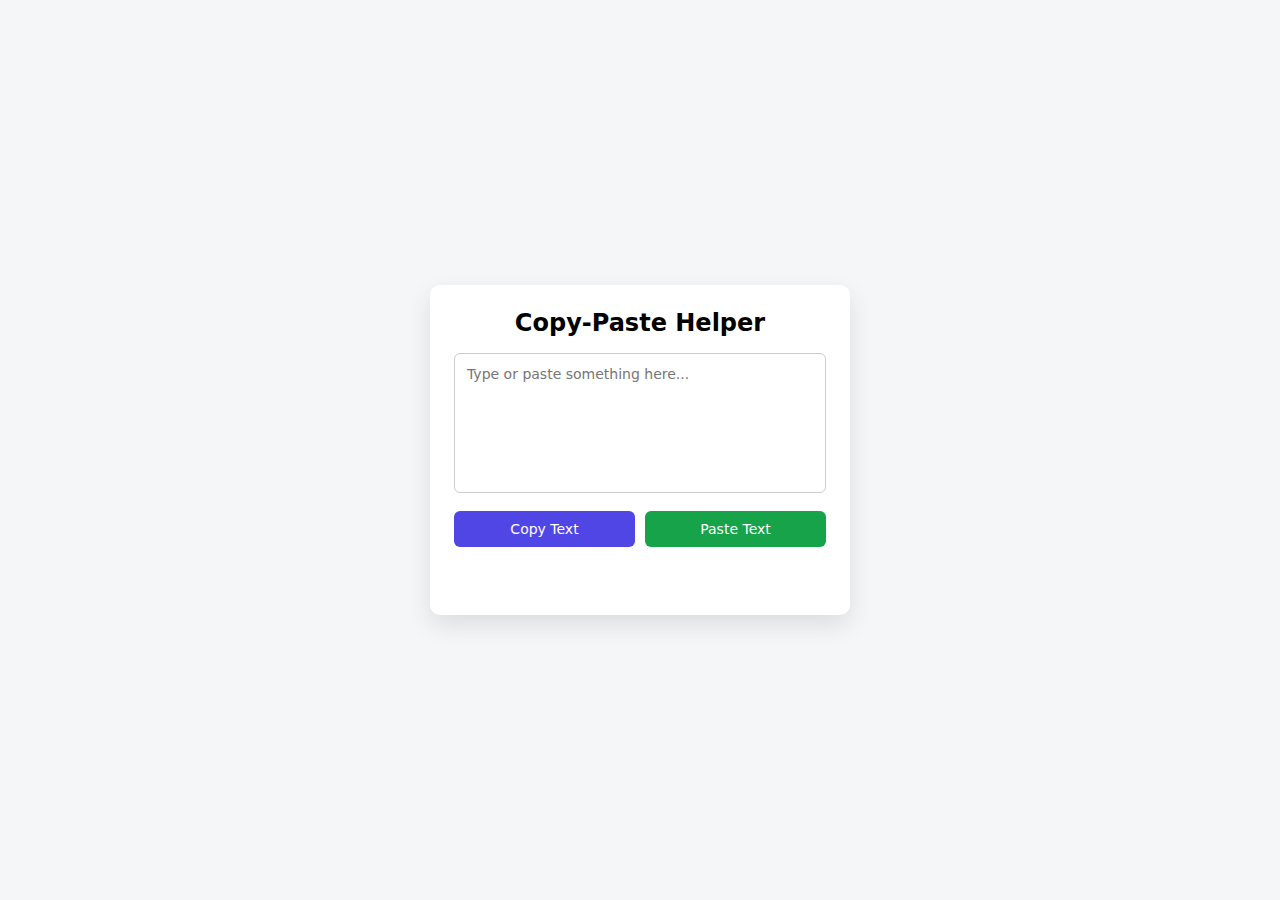
<file: Copy-Paste Helper (Clipboard API)/index.html>
<!DOCTYPE html>
<html lang="en">
<head>
  <meta charset="UTF-8">
  <title>Copy Paste Helper</title>
  <link rel="stylesheet" href="style.css">
</head>
<body>

  <div class="container">
    <h2>Copy-Paste Helper</h2>

    <textarea id="text" placeholder="Type or paste something here..."></textarea>

    <div class="btn-group">
      <button id="copyBtn">Copy Text</button>
      <button id="pasteBtn">Paste Text</button>
    </div>

    <p id="status"> </p>
  </div>
  <script src="script.js"></script>
</body>
</html>
</file>
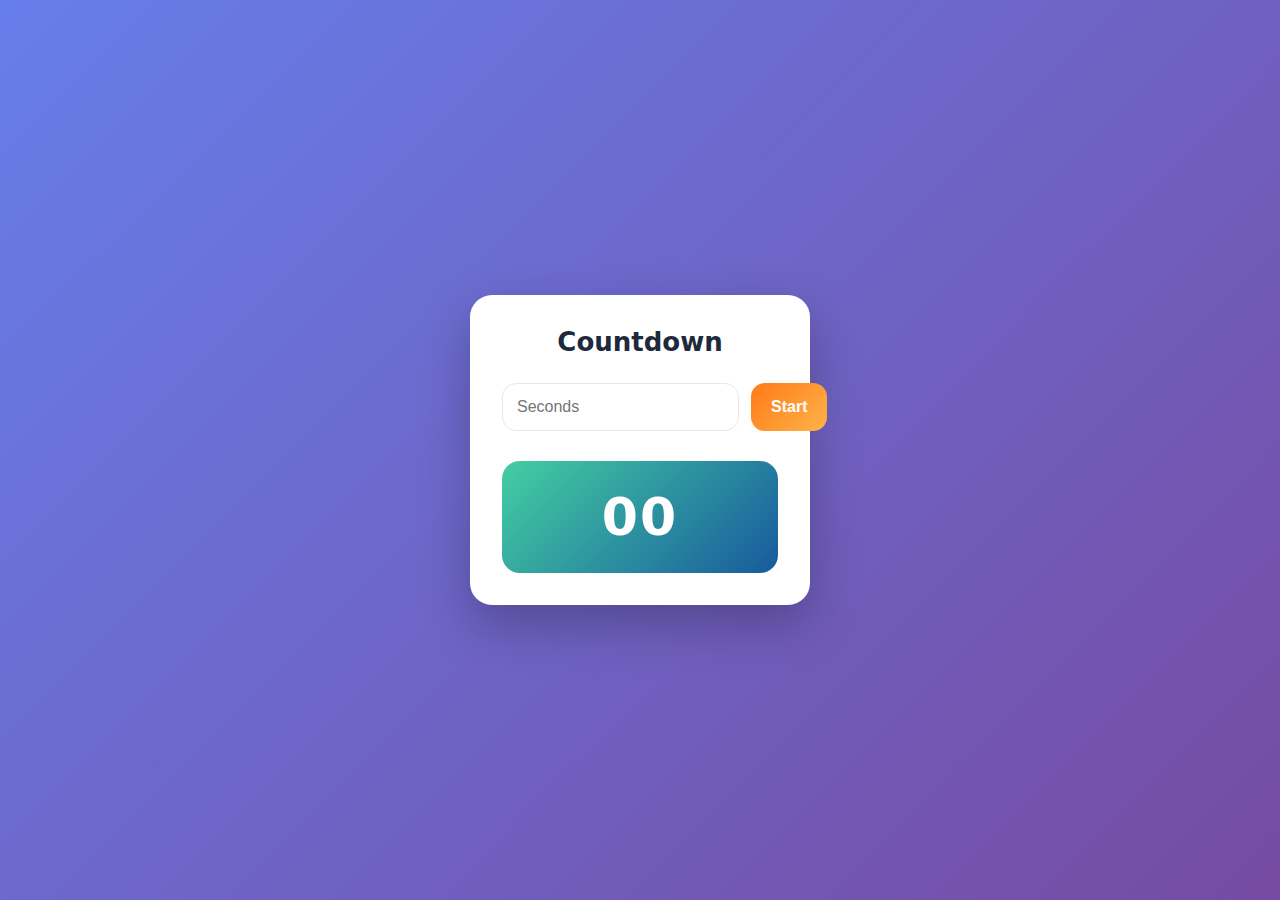
<file: Easy Countdown Timer with Alert (Notification + Audio)/index.html>
<!DOCTYPE html>
<html lang="en">
<head>
  <meta charset="UTF-8" />
  <meta name="viewport" content="width=device-width, initial-scale=1.0" />
  <title>Countdown</title>
  <link rel="stylesheet" href="style.css" />
</head>
<body>

  <main class="card">
    <h1>Countdown</h1>

    <div class="input-group">
      <input
        type="number"
        id="seconds"
        placeholder="Seconds"
        min="1"
      />
      <button id="startBtn">Start</button>
    </div>

    <div class="display">
      <span id="timer">00</span>
    </div>
  </main>

</body>
</html>
</file>
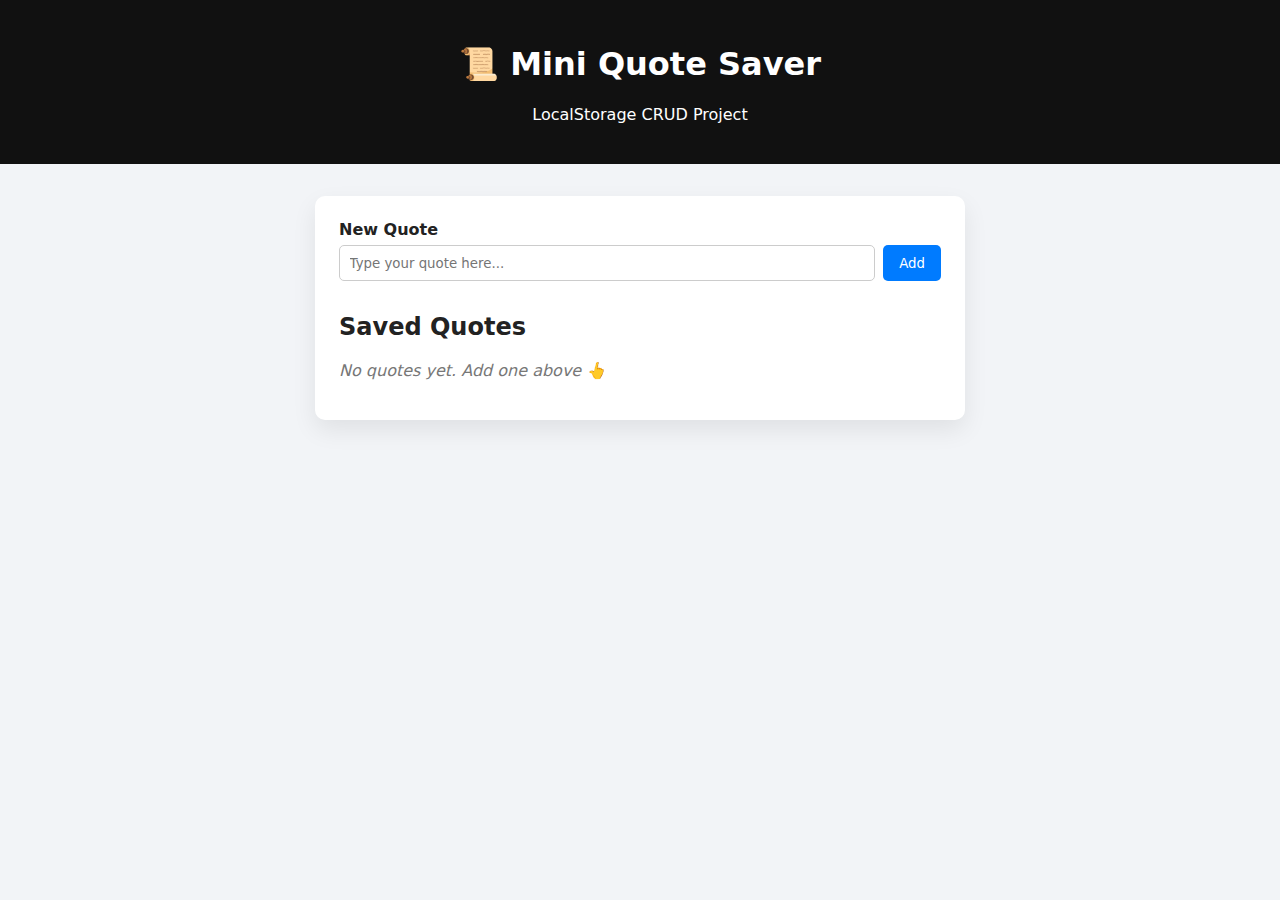
<file: Mini Quote Saver (localStorage)/index.html>
<!DOCTYPE html>
<html lang="en">
<head>
  <meta charset="UTF-8">
  <title>Mini Quote Saver</title>
  <link rel="stylesheet" href="style.css">
</head>
<body>

  <header class="app-header">
    <h1>📜 Mini Quote Saver</h1>
    <p>LocalStorage CRUD Project</p>
  </header>

  <main class="container">

    <!-- CREATE -->
    <section class="create-section">
      <label for="quoteInput">New Quote</label>
      <div class="input-row">
        <input
          type="text"
          id="quoteInput"
          placeholder="Type your quote here..."
        >
        <button id="addBtn">Add</button>
      </div>
    </section>

    <!-- READ / UPDATE / DELETE -->
    <section class="list-section">
      <h2>Saved Quotes</h2>

      <p id="emptyMsg">No quotes yet. Add one above 👆</p>

      <ul id="quoteList">
        <!--
        Expected JS-generated structure:

        <li class="quote-item">
          <span class="quote-text">Stay hungry, stay foolish</span>

          <input class="edit-input" type="text" value="Stay hungry, stay foolish">

          <div class="actions">
            <button class="edit-btn">Edit</button>
            <button class="save-btn">Save</button>
            <button class="delete-btn">Delete</button>
          </div>
        </li>
        -->
      </ul>
    </section>

  </main>

</body>
</html>
</file>
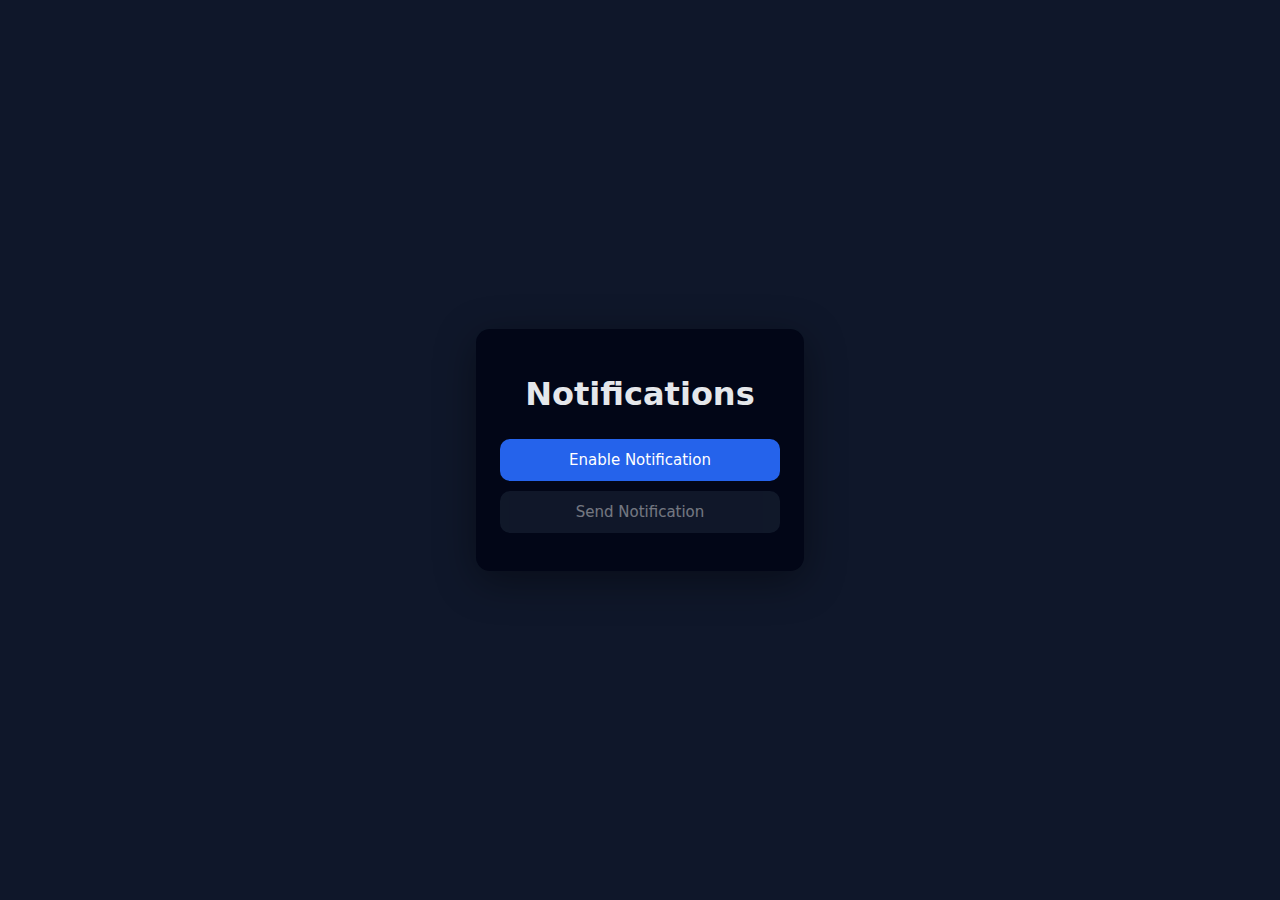
<file: Notification Clicker (Notification API)/index.html>
<!DOCTYPE html>
<html lang="en">
<head>
  <meta charset="UTF-8" />
  <title>Notification Clicker</title>
  <link rel="stylesheet" href="style.css">
</head>
<body>

  <div class="card">
    <h1>Notifications</h1>

    <button id="enableBtn">Enable Notification</button>
    <button id="notifyBtn" disabled>Send Notification</button>

    <p id="status"></p>
  </div>

  <script src="script.js"></script>
</body>
</html>
</file>
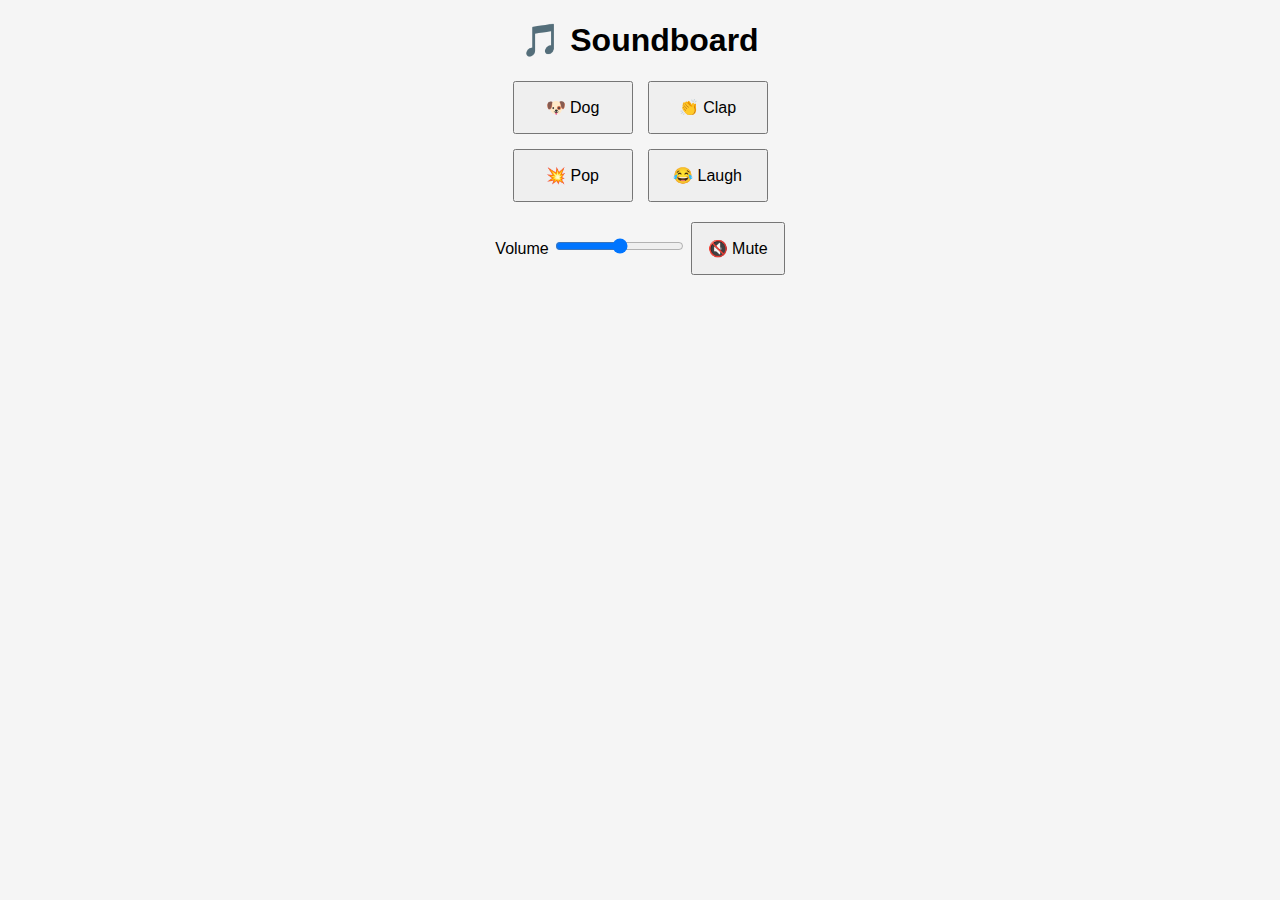
<file: Simple Soundboard (Audio API)/index.html>
<!DOCTYPE html>
<html lang="en">
<head>
  <meta charset="UTF-8">
  <title>Simple Soundboard</title>
  <link rel="stylesheet" href="style.css">
</head>
<body>

  <h1>🎵 Soundboard</h1>

  <div class="board">
    <button data-sound="dog">🐶 Dog</button>
    <button data-sound="clap">👏 Clap</button>
    <button data-sound="pop">💥 Pop</button>
    <button data-sound="laugh">😂 Laugh</button>
  </div>

  <div class="controls">
    <label>
      Volume
      <input type="range" min="0" max="1" step="0.01" id="volume">
    </label>
    <button id="mute">🔇 Mute</button>
  </div>
  <script src="script.js"></script>
</body>
</html>
</file>
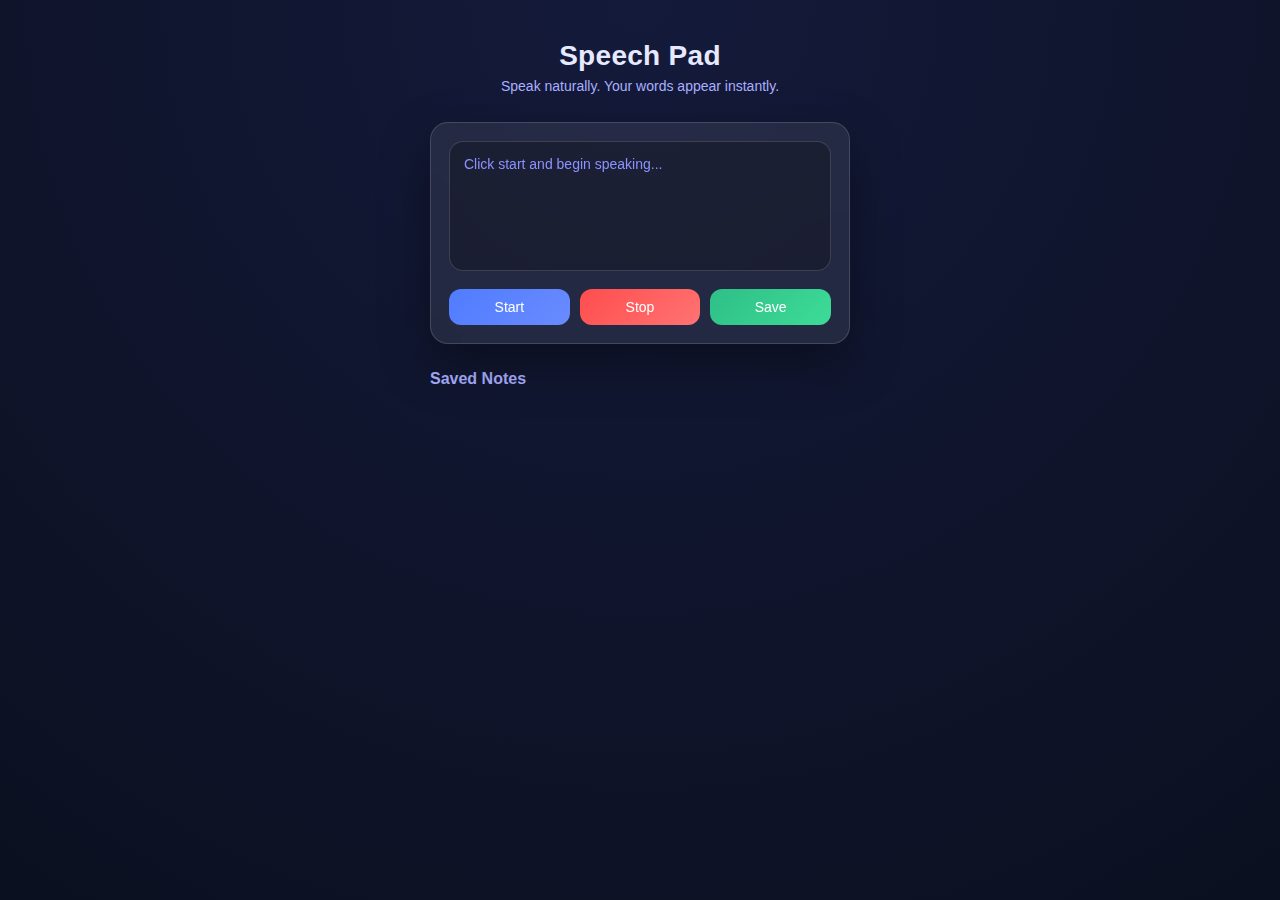
<file: Speech-to-Text Pad (Speech Recognition API)/index.html>
<!DOCTYPE html>
<html lang="en">
<head>
  <meta charset="UTF-8" />
  <title>Speech Pad</title>
  <link rel="stylesheet" href="style.css" />
</head>
<body>

  <main class="container">
    <header>
      <h1>Speech Pad</h1>
      <p>Speak naturally. Your words appear instantly.</p>
    </header>

    <section class="card">
      <textarea id="output" placeholder="Click start and begin speaking..."></textarea>

      <div class="controls">
        <button id="start" class="primary">Start</button>
        <button id="stop" class="danger">Stop</button>
        <button id="save" class="success">Save</button>
      </div>
    </section>

    <section class="notes">
      <h2>Saved Notes</h2>
      <ul id="notes"></ul>
    </section>
  </main>

  <script src="script.js"></script>
</body>
</html>
</file>
<file: Copy-Paste Helper (Clipboard API)/style.css>
* {
  box-sizing: border-box;
  font-family: system-ui, -apple-system, BlinkMacSystemFont, sans-serif;
}

body {
  min-height: 100vh;
  margin: 0;
  background: #f4f6f8;
  display: flex;
  align-items: center;
  justify-content: center;
}

.container {
  background: #ffffff;
  padding: 24px;
  width: 420px;
  max-width: 90%;
  border-radius: 10px;
  box-shadow: 0 10px 25px rgba(0, 0, 0, 0.1);
}

h2 {
  margin-top: 0;
  margin-bottom: 16px;
  text-align: center;
}

textarea {
  width: 100%;
  height: 140px;
  padding: 12px;
  resize: none;
  border-radius: 6px;
  border: 1px solid #ccc;
  font-size: 14px;
  outline: none;
}

textarea:focus {
  border-color: #4f46e5;
}

.btn-group {
  display: flex;
  gap: 10px;
  margin-top: 14px;
}

button {
  flex: 1;
  padding: 10px;
  border: none;
  border-radius: 6px;
  font-size: 14px;
  cursor: pointer;
}

#copyBtn {
  background: #4f46e5;
  color: white;
}

#copyBtn:hover {
  background: #4338ca;
}

#pasteBtn {
  background: #16a34a;
  color: white;
}

#pasteBtn:hover {
  background: #15803d;
}

#status {
  margin-top: 12px;
  text-align: center;
  font-size: 14px;
  min-height: 18px;
}
</file>
<file: Easy Countdown Timer with Alert (Notification + Audio)/style.css>
:root {
  --bg-gradient: linear-gradient(135deg, #667eea, #764ba2);
  --card-bg: #ffffff;
  --accent: linear-gradient(135deg, #ff7a18, #ffb347);
  --display-gradient: linear-gradient(135deg, #43cea2, #185a9d);
  --text-dark: #1e293b;
}

* {
  box-sizing: border-box;
}

body {
  margin: 0;
  font-family: system-ui, -apple-system, sans-serif;
  min-height: 100vh;
  display: grid;
  place-items: center;
  background: var(--bg-gradient);
}

.card {
  width: 340px;
  padding: 32px;
  border-radius: 22px;
  background: var(--card-bg);
  text-align: center;
  box-shadow: 0 20px 50px rgba(0, 0, 0, 0.25);
}

h1 {
  margin: 0 0 26px;
  font-size: 26px;
  color: var(--text-dark);
}

.input-group {
  display: flex;
  gap: 12px;
}

input {
  flex: 1;
  padding: 14px;
  font-size: 16px;
  border-radius: 14px;
  border: 1px solid #e5e7eb;
  outline: none;
}

input:focus {
  border-color: #667eea;
}

button {
  padding: 14px 20px;
  font-size: 16px;
  border-radius: 14px;
  border: none;
  cursor: pointer;
  background: var(--accent);
  color: #ffffff;
  font-weight: 600;
}

button:hover {
  filter: brightness(1.05);
}

.display {
  margin-top: 30px;
  padding: 26px;
  border-radius: 18px;
  background: var(--display-gradient);
}

#timer {
  font-size: 52px;
  font-weight: 700;
  color: #ffffff;
  letter-spacing: 2px;
}
</file>
<file: Mini Quote Saver (localStorage)/style.css>
* {
  box-sizing: border-box;
  font-family: system-ui, -apple-system, BlinkMacSystemFont, sans-serif;
}

body {
  margin: 0;
  background: #f2f4f7;
  color: #222;
}

/* Header */
.app-header {
  background: #111;
  color: white;
  text-align: center;
  padding: 1.5rem;
}

/* Main container */
.container {
  max-width: 650px;
  margin: 2rem auto;
  background: white;
  padding: 1.5rem;
  border-radius: 10px;
  box-shadow: 0 10px 25px rgba(0,0,0,0.08);
}

/* Create section */
.create-section label {
  font-weight: 600;
  display: block;
  margin-bottom: 0.4rem;
}

.input-row {
  display: flex;
  gap: 0.5rem;
}

.input-row input {
  flex: 1;
  padding: 0.6rem;
  border: 1px solid #ccc;
  border-radius: 5px;
}

/* Buttons */
button {
  padding: 0.6rem 1rem;
  border: none;
  border-radius: 5px;
  cursor: pointer;
}

#addBtn {
  background: #007bff;
  color: white;
}

#addBtn:hover {
  background: #0056b3;
}

/* List section */
.list-section {
  margin-top: 2rem;
}

#emptyMsg {
  color: #777;
  font-style: italic;
}

/* Quote item */
.quote-item {
  background: #f5f6f8;
  padding: 0.7rem;
  margin-bottom: 0.6rem;
  border-radius: 6px;
}

.quote-text {
  display: block;
  margin-bottom: 0.5rem;
}

/* Edit input (hidden by default, JS will toggle) */
.edit-input {
  display: none;
  width: 100%;
  padding: 0.5rem;
  margin-bottom: 0.5rem;
  border: 1px solid #bbb;
  border-radius: 4px;
}

/* Actions */
.actions {
  display: flex;
  gap: 0.4rem;
}

.edit-btn {
  background: #ffc107;
}

.save-btn {
  background: #28a745;
  color: white;
  display: none; /* JS will show when editing */
}

.delete-btn {
  background: #dc3545;
  color: white;
}
</file>
<file: Notification Clicker (Notification API)/style.css>
* {
  font-family: system-ui, -apple-system, BlinkMacSystemFont;
}

body {
  background: #0f172a;
  height: 100vh;
  display: grid;
  place-items: center;
  margin: 0;
}

.card {
  background: #020617;
  padding: 24px;
  border-radius: 14px;
  width: 280px;
  text-align: center;
  box-shadow: 0 10px 40px rgba(0,0,0,0.4);
}

h1 {
  color: #e5e7eb;
  margin-bottom: 16px;
}

button {
  width: 100%;
  padding: 12px;
  margin-top: 10px;
  border-radius: 10px;
  border: none;
  font-size: 15px;
  cursor: pointer;
}

#enableBtn {
  background: #2563eb;
  color: white;
}

#notifyBtn {
  background: #1e293b;
  color: #e5e7eb;
}

#notifyBtn:disabled {
  opacity: 0.5;
  cursor: not-allowed;
}

p {
  color: #94a3b8;
  margin-top: 12px;
  font-size: 14px;
}
</file>
<file: Simple Soundboard (Audio API)/style.css>
body {
  font-family: sans-serif;
  text-align: center;
  background: #f5f5f5;
}

.board {
  display: grid;
  grid-template-columns: repeat(2, 120px);
  gap: 15px;
  justify-content: center;
  margin: 20px 0;
}

button {
  padding: 15px;
  font-size: 16px;
  cursor: pointer;
}

.controls {
  margin-top: 20px;
}
</file>
<file: Speech-to-Text Pad (Speech Recognition API)/style.css>
:root {
  --bg: #0b1020;
  --card: rgba(255, 255, 255, 0.08);
  --border: rgba(255, 255, 255, 0.15);
  --text: #e6e9ff;
  --muted: #aab0ff;
  --blue: #4f7cff;
  --green: #3ddc97;
  --red: #ff5c5c;
}

* {
  box-sizing: border-box;
  font-family: -apple-system, BlinkMacSystemFont, "Segoe UI", sans-serif;
}

body {
  margin: 0;
  min-height: 100vh;
  background: radial-gradient(circle at top, #141a3a, var(--bg));
  color: var(--text);
  display: flex;
  justify-content: center;
  padding: 40px 16px;
}

.container {
  width: 100%;
  max-width: 420px;
}

header {
  text-align: center;
  margin-bottom: 28px;
}

header h1 {
  margin: 0;
  font-size: 28px;
  letter-spacing: 0.3px;
}

header p {
  margin-top: 6px;
  font-size: 14px;
  color: var(--muted);
}

.card {
  background: var(--card);
  border: 1px solid var(--border);
  border-radius: 18px;
  padding: 18px;
  backdrop-filter: blur(12px);
  box-shadow: 0 20px 50px rgba(0,0,0,0.35);
}

textarea {
  width: 100%;
  height: 130px;
  background: rgba(0,0,0,0.25);
  border: 1px solid var(--border);
  border-radius: 14px;
  padding: 14px;
  color: var(--text);
  font-size: 14px;
  resize: none;
  outline: none;
}

textarea::placeholder {
  color: #8a92ff;
}

.controls {
  display: flex;
  gap: 10px;
  margin-top: 14px;
}

button {
  flex: 1;
  padding: 10px 0;
  border-radius: 12px;
  border: none;
  cursor: pointer;
  font-size: 14px;
  font-weight: 500;
  color: #fff;
  transition: transform 0.15s ease, box-shadow 0.15s ease;
}

button:hover {
  transform: translateY(-1px);
  box-shadow: 0 6px 20px rgba(0,0,0,0.35);
}

.primary {
  background: linear-gradient(135deg, #4f7cff, #6a8bff);
}

.success {
  background: linear-gradient(135deg, #2fbf87, #3ddc97);
}

.danger {
  background: linear-gradient(135deg, #ff4d4d, #ff7373);
}

.notes {
  margin-top: 26px;
}

.notes h2 {
  font-size: 16px;
  margin-bottom: 10px;
  color: var(--muted);
}

ul {
  list-style: none;
  padding: 0;
  margin: 0;
}

li {
  background: rgba(255,255,255,0.06);
  border: 1px solid var(--border);
  border-radius: 12px;
  padding: 12px;
  font-size: 13px;
  margin-bottom: 8px;
  line-height: 1.4;
}
</file>
